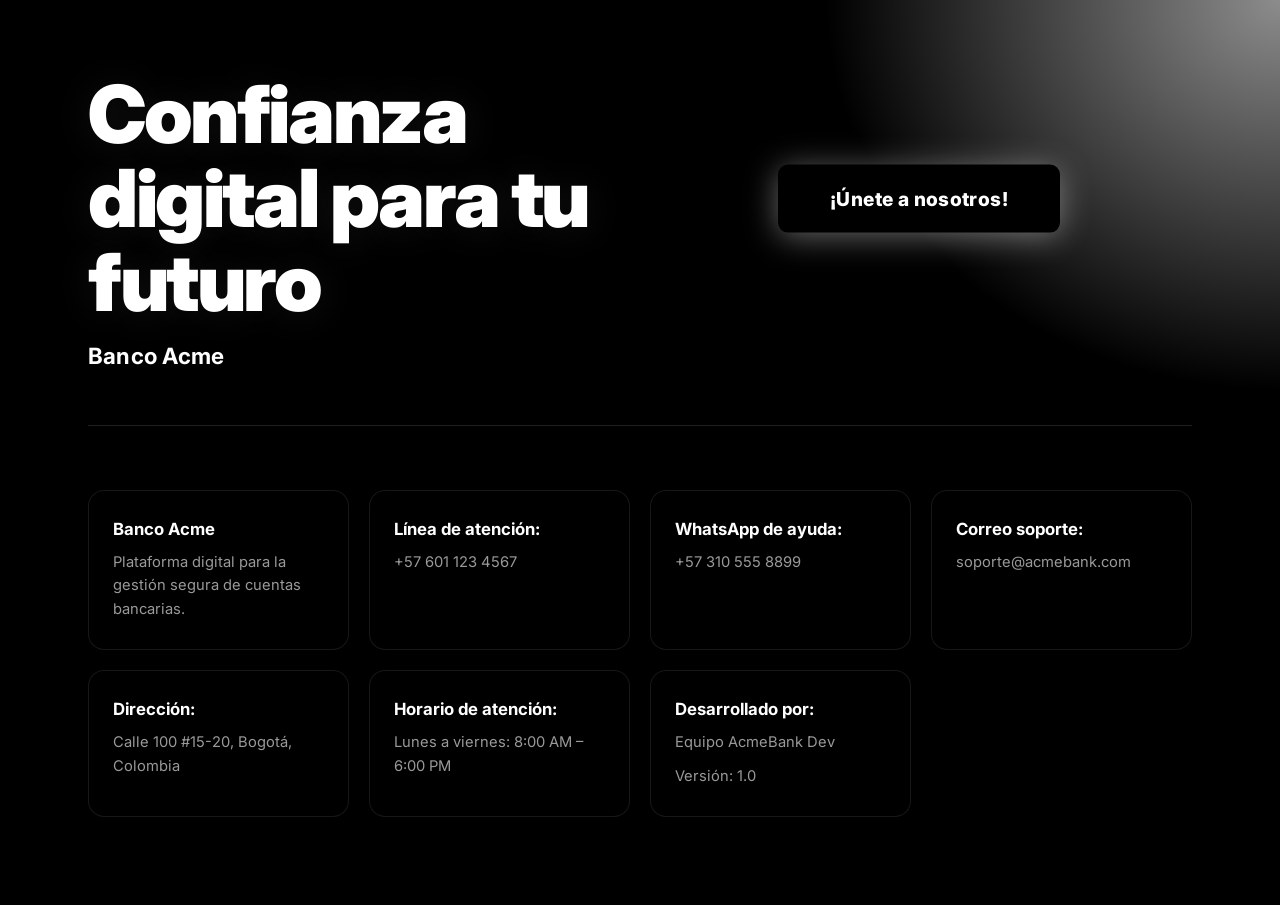
<file: index.html>
<!DOCTYPE html>
<html lang="es">
<head>
    <meta charset="UTF-8">
    <meta name="viewport" content="width=device-width, initial-scale=1.0">
    <title>Banco Acme</title>
    <link rel="icon" type="image/png" href="assets/favicon-sin-fondo.png">
    <link rel="stylesheet" href="style/style.css">
</head>

<body>
    <div id="todo-index">

        <div id="zona-slogan">
            <h3 id="titulo-slogan">Confianza digital para tu futuro</h3>
            <h1 id="nombre-index">Banco Acme</h1>
        </div>

        <a href="html/formulario-de-acceso.html" id="a-boton-index">
            <button id="boton-index">¡Únete a nosotros!</button>
        </a>

        <hr id="linea-separadora">

        <div id="especificaciones-index">

            <div class="tarjeta">
                <h4 id="h4-1-index">Banco Acme</h4>
                <p id="texto-especificaciones-index-1">Plataforma digital para la gestión segura de cuentas bancarias.</p>
            </div>

            <div class="tarjeta">
                <h4 id="h4-2-index">Línea de atención:</h4>
                <p id="texto-especificaciones-index-2">+57 601 123 4567</p>
            </div>

            <div class="tarjeta">
                <h4 id="h4-3-index">WhatsApp de ayuda:</h4>
                <p id="texto-especificaciones-index-3">+57 310 555 8899</p>
            </div>

            <div class="tarjeta">
                <h4 id="h4-4-index">Correo soporte:</h4>
                <p id="texto-especificaciones-index-4">soporte@acmebank.com</p>
            </div>

            <div class="tarjeta">
                <h4 id="h4-5-index">Dirección:</h4>
                <p id="texto-especificaciones-index-5">Calle 100 #15-20, Bogotá, Colombia</p>
            </div>

            <div class="tarjeta">
                <h4 id="h4-6-index">Horario de atención:</h4>
                <p id="texto-especificaciones-index-6">Lunes a viernes: 8:00 AM – 6:00 PM</p>
            </div>

            <div class="tarjeta">
                <h4 id="h4-7-index">Desarrollado por:</h4>
                <p id="texto-especificaciones-index-7">Equipo AcmeBank Dev</p>
                <p id="texto-especificaciones-index-8">Versión: 1.0</p>
            </div>

        </div>
    </div>
</body>
</html>
</file>
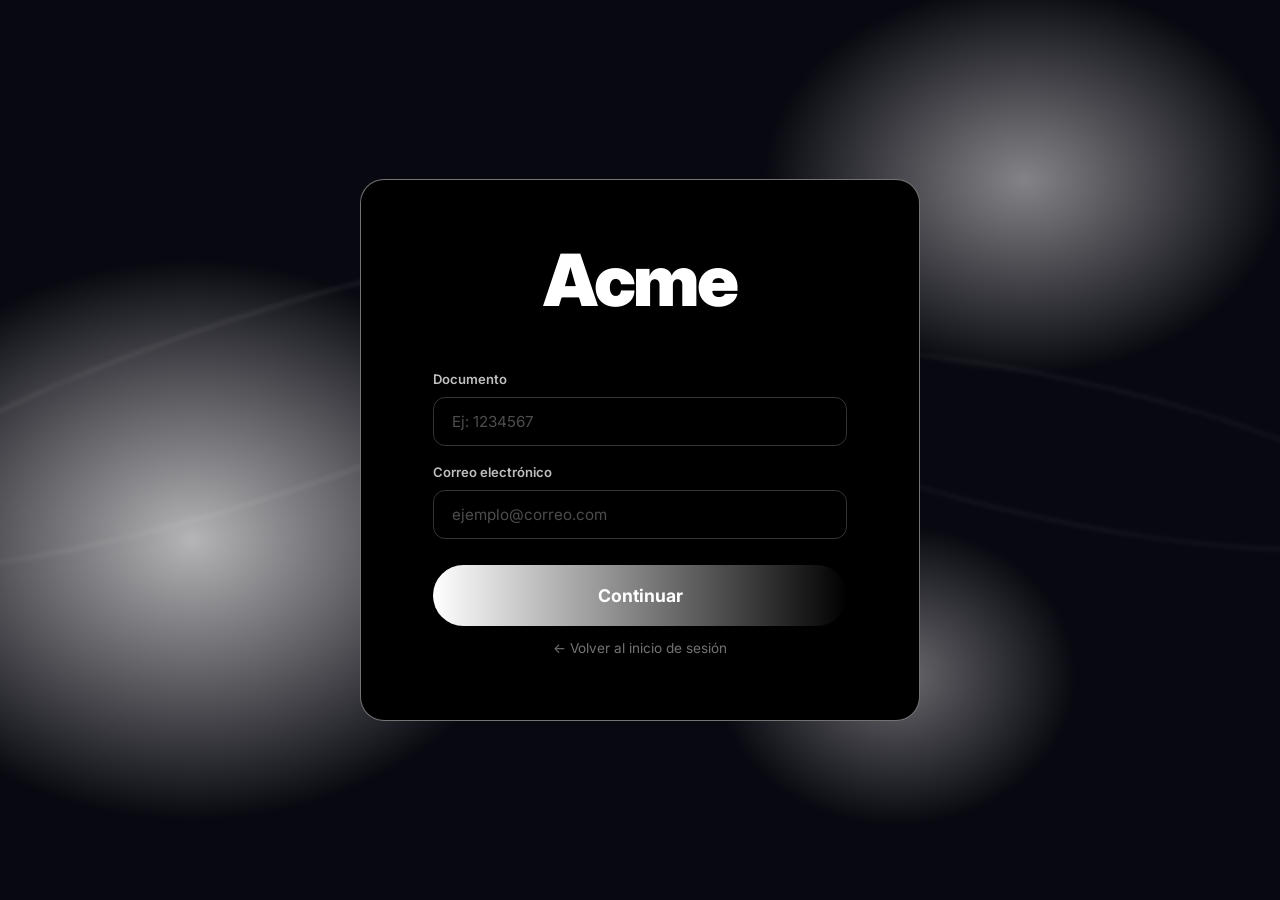
<file: html/contra_olvidada.html>
<!--Lo necesario para que el HTML funcione-->
<!DOCTYPE html>
<html lang="es">

<head>
    <meta charset="UTF-8">
    <meta name="viewport" content="width=device-width, initial-scale=1.0">
    <title>Recuperar contraseña</title>

    <!--Link necesario para que aparezca el favicon (detalles de fina coqueteria)-->
    <!--el favicon se encuentra en la carpeta "assets"-->
    <link rel="icon" type="image/png" href="../assets/favicon-sin-fondo.png">

    <!--Link para conectar el CSS con el HTML (Los CSS tienen los nombres de los html + style + el .css)-->
    <link rel="stylesheet" href="../style/contraseña-olvidada-style.css">

    <!--Link entre el HTML y el JS junto con el defer(descarga el archivo JavaScript mientras arma la página, pero solo lo ejecuta cuando la página ya está lista)-->
    <script src="../scripts/contra_olvidada.js" defer></script>
</head>

<body>

    <!--Div que contiene todo para poder modificar las cosasmas facilmente-->
    <div id="todo-recuperar">

        <!--h1 con el nombre de la empresa con el ID asignado de "titulo-recuperar"-->
        <h1 id="titulo-recuperar">Acme</h1>


        <!--form con el ID asignado de "form-recuperar"-->
        <form id="form-recuperar">


            <!--label para la cedula del apartado de recuperar con el ID asignado de "label-cedula-recuperar"-->
            <label for="cedula-recuperar" id="label-cedula-recuperar">Documento</label>

            <!--input para poner esa cedula del tipo number con el ID asignado de "cedula-recuperar" del tipo required-->
            <input type="number" id="cedula-recuperar" placeholder="Ej: 1234567" required>


            <!--label para recuperar el correo con la ID asignada de "label-correo-recuperar"-->
            <label for="correo-recuperar" id="label-correo-recuperar">Correo electrónico</label>

            <!--input para poner el correo de recuperacion con el ID asignado de "correo-recuperar" del tipo required-->
            <input type="email" id="correo-recuperar" placeholder="ejemplo@correo.com" required>


            <!--boton para subir todo-->
            <button type="submit" id="boton-recuperar">Continuar</button>

            <!--p para poner el mensaje de error con el ID asignado de "mensaje-error-recuperar"-->
            <p id="mensaje-error-recuperar"></p>


            <!--a para volver al login con el ID asignado de "volver-recuperar"-->
            <a href="login.html" id="volver-recuperar">← Volver al inicio de sesión</a>

        </form>
    </div>
</body>
</html>
</file>
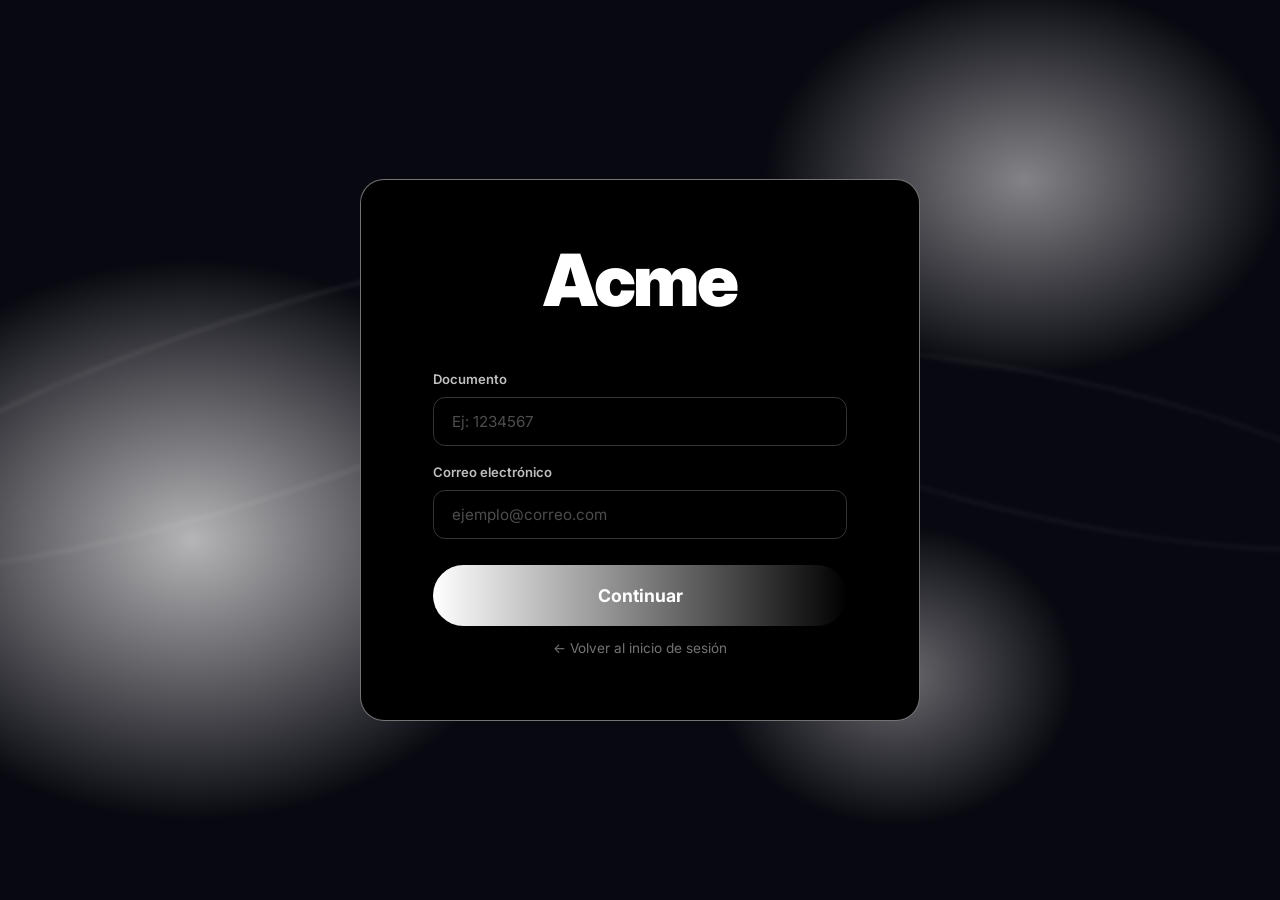
<file: html/contraseña_olvidada2.html>
<!--Lo necesario para que el HTML funcione-->
<!DOCTYPE html>
<html lang="es">

<head>
    <meta charset="UTF-8">
    <meta name="viewport" content="width=device-width, initial-scale=1.0">
    <title>Nueva contraseña</title>

    <!--Link necesario para que aparezca el favicon (detalles de fina coqueteria)-->
    <!--el favicon se encuentra en la carpeta "assets"-->
    <link rel="icon" type="image/png" href="../assets/favicon-sin-fondo.png">

    <!--Link para conectar el CSS con el HTML (Los CSS tienen los nombres de los html + style + el .css)-->
    <link rel="stylesheet" href="../style/contraseña-olvidada2-style.css">

    <!--Link entre el HTML y el JS junto con el defer(descarga el archivo JavaScript mientras arma la página, pero solo lo ejecuta cuando la página ya está lista)-->
    <script src="../scripts/contraseña_olvidada2.js" defer></script>
</head>

<body>

    <!--Div que contiene todo para poder modificar las cosasmas facilmente con el ID asignado de "todo-recuperar"-->
    <div id="todo-recuperar">

        <!--h1 con el nombre de la empresa con el ID asignado de "titulo-recuperar"-->
        <h1 id="titulo-recuperar">Acme</h1>


        <!--form para poner la contraseña nueva con el ID asignado de "form-nueva-contrasena"-->
        <form id="form-nueva-contrasena">


            <!--label para la contraseña nueva con el ID asignado de "label-nueva-contrasena"-->
            <label for="contrasena-nueva" id="label-nueva-contrasena">Contraseña nueva</label>

            <!--input del tipo contraseña con el id asignado de "contraseña-nueva" del tipo required-->
            <input type="password" id="contrasena-nueva" placeholder="Mínimo 6 caracteres" required>


            <!--label para confirmar la contraseña con el ID asignado de "label-confirmar-contrasena"-->
            <label for="contrasena-confirmar" id="label-confirmar-contrasena">Confirmar contraseña</label>

            <!--input del tipo contraseña con el DI asignado de "contrasena-confirmar" del tipo required-->
            <input type="password" id="contrasena-confirmar" placeholder="Repite tu contraseña" required>


            <!--boton para sabir todo con el ID asignado de "boton-recuperar"-->
            <button type="submit" id="boton-recuperar">Guardar contraseña</button>

            <!--apartado por si los datos estan incorrectos con el ID asignado de "mensaje-error-recuperar"-->
            <p id="mensaje-error-recuperar"></p>

            <!--a para volver al login con el ID asignado de "volver-recuperar"-->
            <a href="login.html" id="volver-recuperar">← Volver al inicio de sesión</a>
        </form>
    </div>
</body>
</html>
</file>
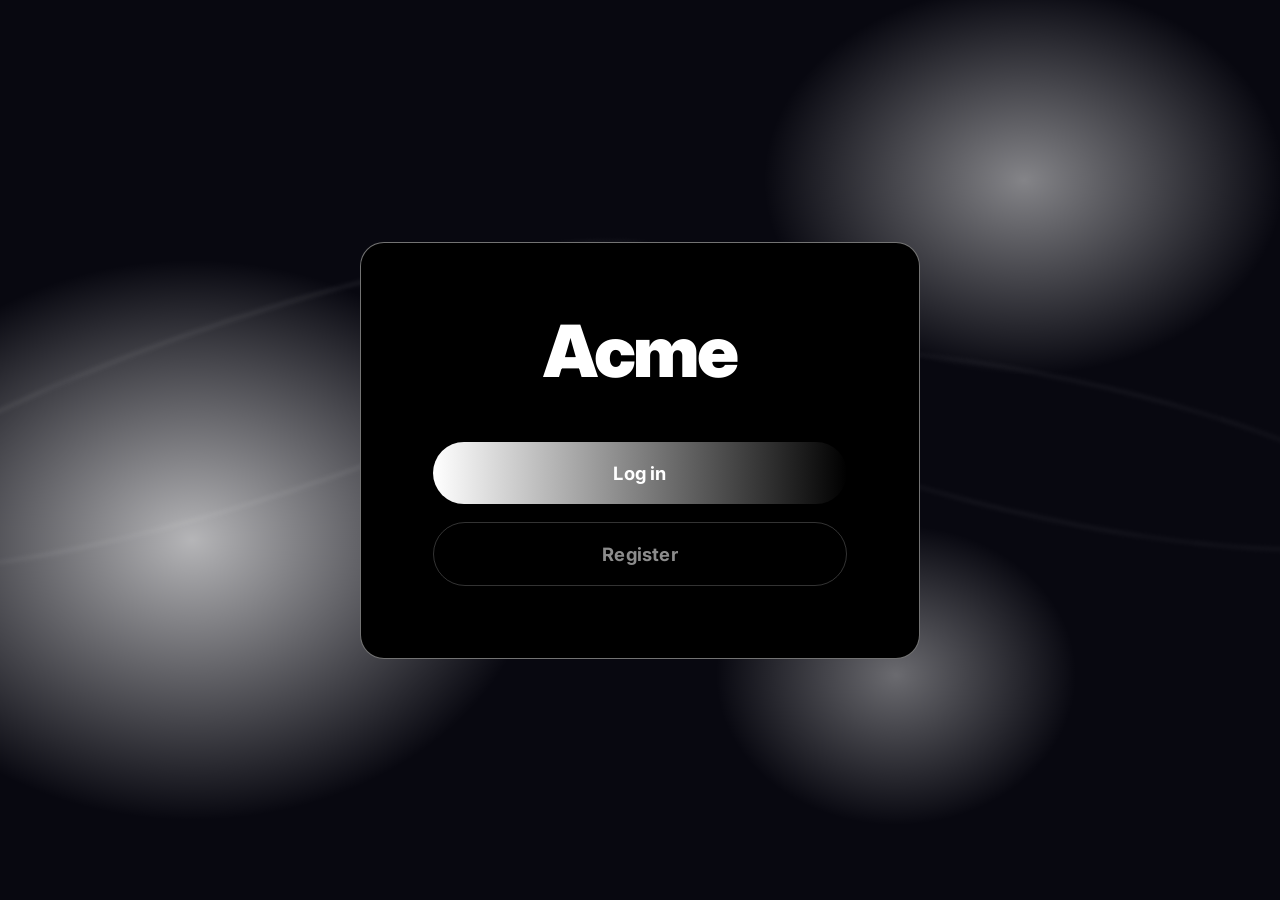
<file: html/dashboard.html>
<!--Lo necesario para que el HTML funcione-->
<!DOCTYPE html>
<html lang="es">

<head>
    <meta charset="UTF-8">
    <meta name="viewport" content="width=device-width, initial-scale=1.0">
    <title>Banco Acme</title>

    <!--Link necesario para que aparezca el favicon (detalles de fina coqueteria)-->
    <!--el favicon se encuentra en la carpeta "assets"-->
    <link rel="icon" type="image/png" href="../assets/favicon-sin-fondo.png">

    <!--Link para conectar el CSS con el HTML (Los CSS tienen los nombres de los html + style + el .css)-->
    <link rel="stylesheet" href="../style/dashboard.css">

    <!--Link entre el HTML y el JS junto con el defer(descarga el archivo JavaScript mientras arma la página, pero solo lo ejecuta cuando la página ya está lista)-->
    <script src="../scripts/dashboard.js" defer></script>
</head>


<body>
    <div id="fondo-dashboard">
    <div id="dashboard">

        <div id="panel-izquierdo">
            <h1 id="titulo-dashboard">Acme</h1>

            <nav id="nav-dashboard">
                <button class="boton-menu" id="btn-resumen">
                    <span class="icono-menu">▦</span>
                    Resumen de transacciones
                </button>
                <button class="boton-menu" id="btn-consignar">
                    <span class="icono-menu">◎</span>
                    Consignación electrónica
                </button>
                <button class="boton-menu" id="btn-retirar">
                    <span class="icono-menu">▣</span>
                    Retiro de dinero
                </button>
                <button class="boton-menu" id="btn-servicios">
                    <span class="icono-menu">☁</span>
                    Pago de servicios públicos
                </button>
                <button class="boton-menu" id="btn-certificado">
                    <span class="icono-menu">❑</span>
                    Certificado bancario
                </button>
            </nav>

            <div id="zona-cerrar-sesion">
                <a href="#" id="a-cerrar-sesion">
                    <button class="boton-menu" id="btn-cerrar-sesion">
                        <span class="icono-menu">⇥</span>
                        Cerrar sesión
                    </button>
                </a>
            </div>
        </div>

        <div id="panel-derecho">

            
            <div class="seccion" id="resumenCuenta">
                <div id="tarjeta-resumen">
                    <div id="fila-numero-cuenta">
                        <p class="label-resumen">Número de cuenta</p>
                        <p class="valor-resumen" id="valor-numero-cuenta">—</p>
                    </div>
                    <div id="fila-datos-resumen">
                        <div class="columna-resumen">
                            <p class="label-resumen">Saldo actual</p>
                            <p class="valor-resumen" id="valor-saldo">—</p>
                        </div>
                        <div class="columna-resumen">
                            <p class="label-resumen">Estado</p>
                            <p class="valor-resumen" id="valor-estado">—</p>
                        </div>
                        <div class="columna-resumen">
                            <p class="label-resumen">Fecha de creación</p>
                            <p class="valor-resumen" id="valor-fecha-creacion">—</p>
                        </div>
                    </div>
                </div>
            </div>

            
            <div class="seccion" id="transacciones">
                <h2 class="titulo-seccion">Últimas Transacciones</h2>
                <div id="contenedor-tabla">
                    <table id="tabla-transacciones">
                        <thead>
                            <tr>
                                <th>Fecha</th>
                                <th>Referencia</th>
                                <th>Tipo</th>
                                <th>Descripción</th>
                                <th>Valor</th>
                            </tr>
                        </thead>
                        <tbody id="cuerpo-transacciones"></tbody>
                    </table>
                </div>
                <button class="boton-accion" id="btn-imprimir-transacciones">Imprimir</button>
            </div>

            
            <div class="seccion" id="consignar">
                <h2 class="titulo-seccion">Consignación electrónica</h2>
                <div class="tarjeta-dato">
                    <p class="label-dato">Número de cuenta</p>
                    <p class="valor-dato" id="valor-cuenta-consignar">—</p>
                </div>
                <div class="tarjeta-dato">
                    <p class="label-dato">Nombre</p>
                    <p class="valor-dato" id="valor-nombre-consignar">—</p>
                </div>
                <label class="label-campo" for="monto-consignar">Monto</label>
                <input class="campo-input" type="number" id="monto-consignar" placeholder="Ej: 50000" min="0">
                <button class="boton-accion" id="btn-hacer-consignar">Consignar</button>

                
                <div class="resumen-transaccion" id="resumen-consignar">
                    <h3 class="titulo-resumen-transaccion">Resumen de la consignación</h3>
                    <div class="fila-resumen-transaccion">
                        <p class="label-dato">Fecha</p>
                        <p class="valor-dato" id="res-fecha-consignar">—</p>
                    </div>
                    <div class="fila-resumen-transaccion">
                        <p class="label-dato">Referencia</p>
                        <p class="valor-dato" id="res-referencia-consignar">—</p>
                    </div>
                    <div class="fila-resumen-transaccion">
                        <p class="label-dato">Tipo</p>
                        <p class="valor-dato" id="res-tipo-consignar">—</p>
                    </div>
                    <div class="fila-resumen-transaccion">
                        <p class="label-dato">Descripción</p>
                        <p class="valor-dato" id="res-descripcion-consignar">—</p>
                    </div>
                    <div class="fila-resumen-transaccion">
                        <p class="label-dato">Valor</p>
                        <p class="valor-dato" id="res-valor-consignar">—</p>
                    </div>
                    <button class="boton-accion" id="btn-imprimir-consignar">Imprimir</button>
                </div>
            </div>

            
            <div class="seccion" id="retirar">
                <h2 class="titulo-seccion">Retiro de dinero</h2>
                <div class="tarjeta-dato">
                    <p class="label-dato">Número de cuenta</p>
                    <p class="valor-dato" id="valor-cuenta-retirar">—</p>
                </div>
                <div class="tarjeta-dato">
                    <p class="label-dato">Nombre</p>
                    <p class="valor-dato" id="valor-nombre-retirar">—</p>
                </div>
                <label class="label-campo" for="monto-retirar">Monto</label>
                <input class="campo-input" type="number" id="monto-retirar" placeholder="Ej: 20000" min="0">
                <button class="boton-accion" id="btn-hacer-retirar">Retirar</button>

                
                <div class="resumen-transaccion" id="resumen-retirar">
                    <h3 class="titulo-resumen-transaccion">Resumen del retiro</h3>
                    <div class="fila-resumen-transaccion">
                        <p class="label-dato">Fecha</p>
                        <p class="valor-dato" id="res-fecha-retirar">—</p>
                    </div>
                    <div class="fila-resumen-transaccion">
                        <p class="label-dato">Referencia</p>
                        <p class="valor-dato" id="res-referencia-retirar">—</p>
                    </div>
                    <div class="fila-resumen-transaccion">
                        <p class="label-dato">Tipo</p>
                        <p class="valor-dato" id="res-tipo-retirar">—</p>
                    </div>
                    <div class="fila-resumen-transaccion">
                        <p class="label-dato">Descripción</p>
                        <p class="valor-dato" id="res-descripcion-retirar">—</p>
                    </div>
                    <div class="fila-resumen-transaccion">
                        <p class="label-dato">Valor</p>
                        <p class="valor-dato" id="res-valor-retirar">—</p>
                    </div>
                    <button class="boton-accion" id="btn-imprimir-retirar">Imprimir</button>
                </div>
            </div>

            
            <div class="seccion" id="servicio">
                <h2 class="titulo-seccion">Pago de servicios públicos</h2>
                <div class="tarjeta-dato">
                    <p class="label-dato">Número de cuenta</p>
                    <p class="valor-dato" id="valor-cuenta-servicio">—</p>
                </div>
                <div class="tarjeta-dato">
                    <p class="label-dato">Nombre</p>
                    <p class="valor-dato" id="valor-nombre-servicio">—</p>
                </div>
                <label class="label-campo" for="tipo-servicio">Servicio</label>
                <select class="campo-select" id="tipo-servicio">
                    <option value="">Seleccione un servicio</option>
                    <option value="Energía">Energía</option>
                    <option value="Agua">Agua</option>
                    <option value="Gas natural">Gas natural</option>
                    <option value="Internet">Internet</option>
                </select>
                <label class="label-campo" for="referencia-servicio">Referencia</label>
                <input class="campo-input" type="text" id="referencia-servicio" placeholder="Número de referencia">
                <label class="label-campo" for="valor-servicio">Valor</label>
                <input class="campo-input" type="number" id="valor-servicio" placeholder="Ej: 80000" min="0">
                <button class="boton-accion" id="btn-pagar-servicio">Pagar</button>

                
                <div class="resumen-transaccion" id="resumen-servicio">
                    <h3 class="titulo-resumen-transaccion">Resumen del pago</h3>
                    <div class="fila-resumen-transaccion">
                        <p class="label-dato">Fecha</p>
                        <p class="valor-dato" id="res-fecha-servicio">—</p>
                    </div>
                    <div class="fila-resumen-transaccion">
                        <p class="label-dato">Referencia</p>
                        <p class="valor-dato" id="res-referencia-servicio">—</p>
                    </div>
                    <div class="fila-resumen-transaccion">
                        <p class="label-dato">Tipo</p>
                        <p class="valor-dato" id="res-tipo-servicio">—</p>
                    </div>
                    <div class="fila-resumen-transaccion">
                        <p class="label-dato">Descripción</p>
                        <p class="valor-dato" id="res-descripcion-servicio">—</p>
                    </div>
                    <div class="fila-resumen-transaccion">
                        <p class="label-dato">Valor</p>
                        <p class="valor-dato" id="res-valor-servicio">—</p>
                    </div>
                    <button class="boton-accion" id="btn-imprimir-servicio">Imprimir</button>
                </div>
            </div>

            
            <div class="seccion" id="certificado">
                <div id="contenido-certificado">
                    <div id="cabecera-certificado">
                        <h1 id="titulo-cert">Banco Acme</h1>
                        <p id="subtitulo-cert">CERTIFICADO BANCARIO</p>
                    </div>

                    <div id="cuerpo-certificado">
                        <p class="texto-cert">El Banco Acme certifica que el/la señor(a):</p>
                        <p class="valor-cert-grande" id="cert-nombre-usuario">—</p>

                        <p class="texto-cert">identificado(a) con documento número:</p>
                        <p class="valor-cert-grande" id="cert-cedula-usuario">—</p>

                        <p class="texto-cert">
                            es titular de una cuenta bancaria activa en nuestra institución,
                            con número de cuenta:
                        </p>
                        <p class="valor-cert-grande" id="cert-numero-cuenta">—</p>

                        <p class="texto-cert">
                            La cuenta fue creada el día:
                        </p>
                        <p class="valor-cert-grande" id="cert-fecha-creacion">—</p>

                        <p class="texto-cert">
                            Este certificado se expide a solicitud del interesado y tiene validez
                            como documento oficial de Banco Acme.
                        </p>
                    </div>

                    <div id="pie-certificado">
                        <p id="cert-fecha-expedicion">Fecha de expedición: —</p>
                        <p id="cert-firma">Banco Acme S.A.</p>
                    </div>
                </div>

                <button class="boton-accion" id="btn-imprimir-certificado">Imprimir certificado</button>
            </div>

        </div>
    </div>
    </div>
</body>
</html>
</file>
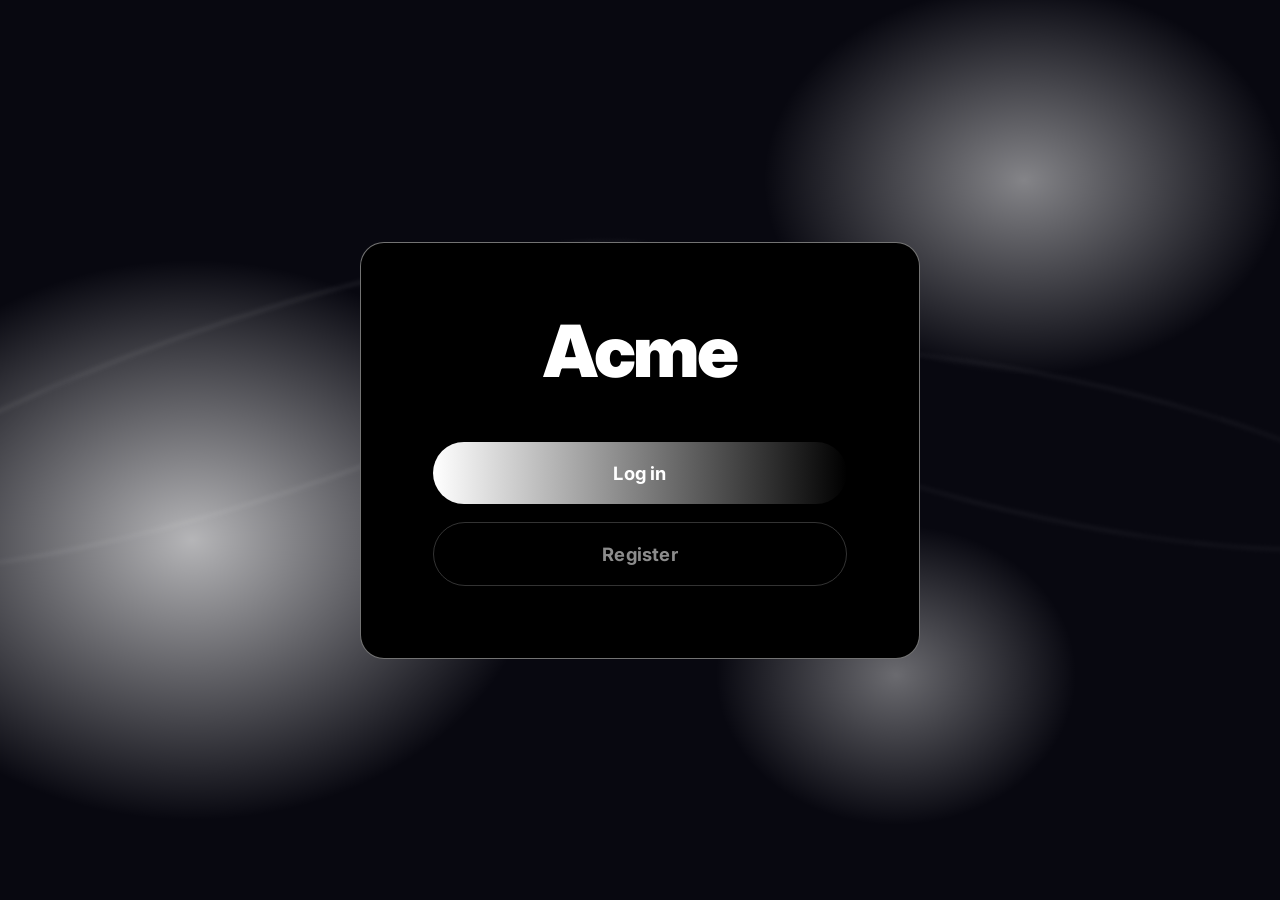
<file: html/formulario-de-acceso.html>
<!--Lo necesario para que el HTML funcione-->
<!DOCTYPE html>
<html lang="es">

<head>
    <meta charset="UTF-8">
    <meta name="viewport" content="width=device-width, initial-scale=1.0">
    <title>Log in</title>
    
    <!--Link necesario para que aparezca el favicon (detalles de fina coqueteria)-->
    <!--el favicon se encuentra en la carpeta "assets"-->
    <link rel="icon" type="image/png" href="../assets/favicon-sin-fondo.png">

    <!--Link para conectar el CSS con el HTML (Los CSS tienen los nombres de los html + style + el .css)-->
    <link rel="stylesheet" href="../style/login-style.css">
</head>

<body>

    <!--Div que contiene todo para poder modificar las cosasmas facilmente con el ID asignado de "todo-login"-->
    <div id="todo-login">

        <!--h1 con el nombre de la empresa con el ID asignado de "titulo-login"-->
        <h1 id="titulo-login">Acme</h1>


        <!--div que contiene los botones con el ID asignado de "botones-login"-->
        <div id="botones-login">

            <!--a que lleva al login.html con el ID asignado de "a1-login"-->
            <a href="login.html" id="a1-login">

            <!--boton que lleva al login.html con el ID asignado de "boton-login"-->
            <button id="boton-login">Log in</button>
            </a>


            <!--a que lleva a la fase 1 del register con el ID asignado de "a2-login"-->
            <a href="Register/Register_fase1.html" id="a2-login">

            <!--boton para ir al register fase 1 con el ID asignado de "boton-register/login"-->   
            <button id="boton-register/login">Register</button>
            </a>
        </div>
    </div>
</body>
</html>
</file>
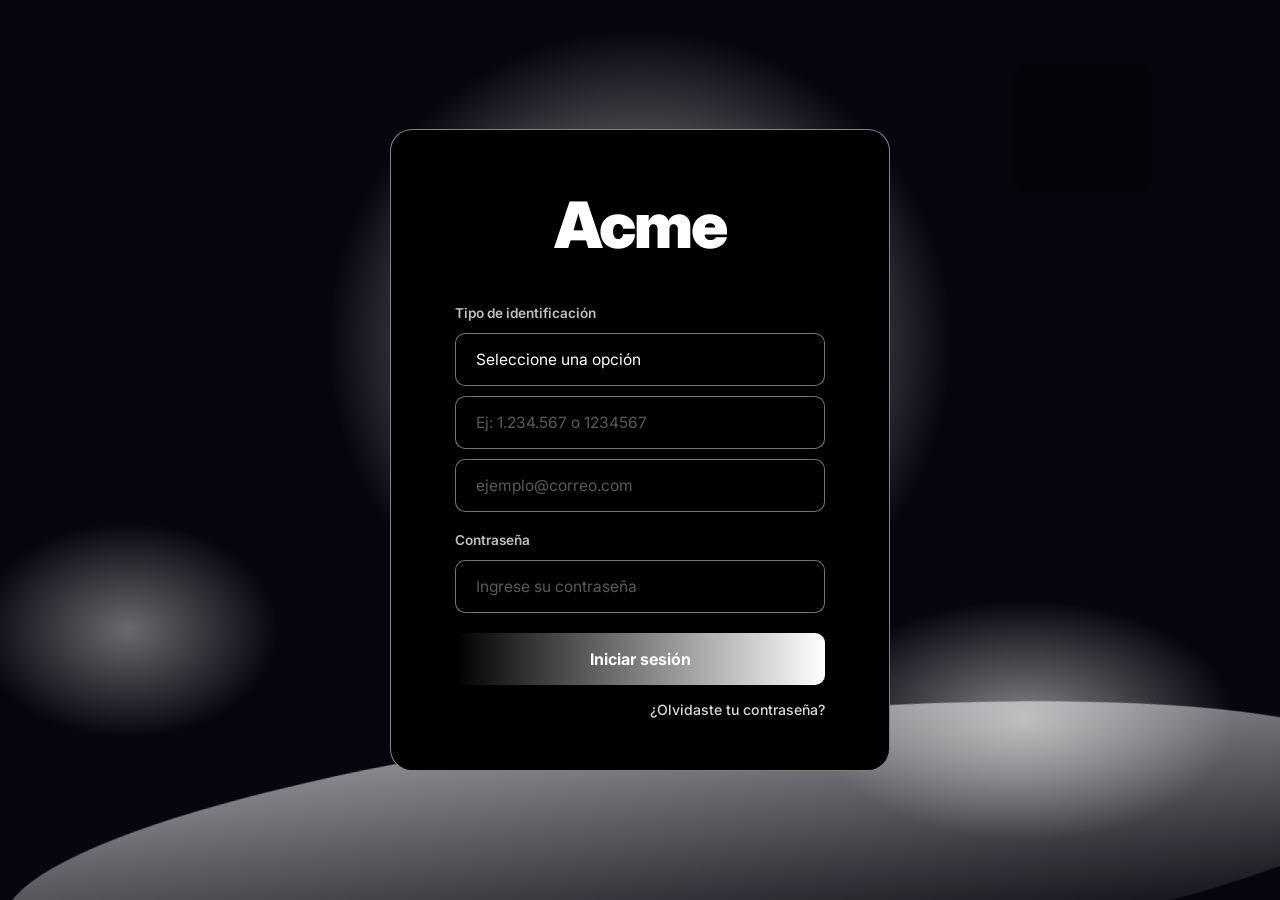
<file: html/login.html>
<!--Lo necesario para que el HTML funcione-->
<!DOCTYPE html>
<html lang="es">

<head>
    <meta charset="UTF-8">
    <meta name="viewport" content="width=device-width, initial-scale=1.0">
    <title>Log in</title>

    <!--Link necesario para que aparezca el favicon (detalles de fina coqueteria)-->
    <!--el favicon se encuentra en la carpeta "assets"-->
    <link rel="icon" type="image/png" href="../assets/favicon-sin-fondo.png">

    <!--Link para conectar el CSS con el HTML (Los CSS tienen los nombres de los html + style + el .css)-->
    <link rel="stylesheet" href="../style/loginR-style.css">

    <!--Link entre el HTML y el JS junto con el defer(descarga el archivo JavaScript mientras arma la página, pero solo lo ejecuta cuando la página ya está lista)-->
    <script src="../scripts/script-login.js" defer></script>
</head>

<body>

    <!--Div que contiene todo para poder modificar las cosasmas facilmente con el ID asignado de "todo-loginR" (loginR era el antiguo nombre de este archivo)-->
    <div id="todo-loginR">

        <!--h1 con el nombre de la empresa con el ID asignado de "titulo-logionR"-->
        <h1 id="titulo-loginR">Acme</h1>

        <!--form con el ID asignado de "form-loginR"-->
        <form id="form-loginR">

            <!--label para el tipo de documento con el ID asignado de "label-loginR"-->
            <label for="tipoDoc" id="label-loginR">Tipo de identificación</label>


            <!--seleccion multiple para el tipo de documento del tipo requires-->
            <select id="seleccion-loginR" name="tipoDoc" required>
                <option value="" id="valor1-loginR">Seleccione una opción</option>

                <!--opcion con el CC (Cedula ciudadana) con el ID asignado de "valor2-loginR"-->
                <option value="CC" id="valor2-loginR">Cédula de ciudadanía</option>

                <!--opcion para la TI (tarjeta de identidad) con el ID asignado de "valor3-loginR"-->
                <option value="TI" id="valor3-loginR">Tarjeta de identidad</option>
            </select>


            <!--label para el documento con el ID asignado de "documento-loginR"-->
            <label for="Document" id="documento-loginR">Documento</label>

            <!--input para ingresar esos datos del tipo numero con el ID asignado de "cedula-loginR" del tipo required-->
            <input type="number" id="cedula-loginR" name="cedula" placeholder="Ej: 1.234.567 o 1234567" pattern="[0-9.]+"  title="Solo números y puntos" minlength="6" maxlength="12"  required>


            <!--label para el correo con el ID asignado de "correo-text-loginR"-->
            <label for="correo" id="correo-text-loginR">Correo electrónico</label>

            <!--input para el correo del tipo email con el ID asignado de "correo-loginR" del tipo required-->
            <input type="email" id="correo-loginR" name="correo" placeholder="ejemplo@correo.com" required>


            <!--label para la contraseña con el ID asignado de "password-loginR"-->
            <label for="Password" id="password-loginR">Contraseña</label>

            <!--input del tipo password con el ID asignado de "contraseña-loginR"-->
            <input type="password" id="contraseña-loginR" required placeholder="Ingrese su contraseña">

            
            <!--boton para subir todo lo registrado con el ID asignado de "boton-submit-loginR"-->
            <button type="submit" id="boton-submit-loginR">Iniciar sesión</button>


            <!--p con el ID asignado de "mensaje-error-loginR"-->
            <p id="mensaje-error-loginR"></p>
               
            <!--a con el link para el apartado de "olvidaste tu contraseña" con el ID asignado de "hipervinculo-loginR"-->
            <a href="contra_olvidada.html" id="hipervinculo-loginR">¿Olvidaste tu contraseña?</a>
        </form>
    </div>    
</body>
</html>
</file>
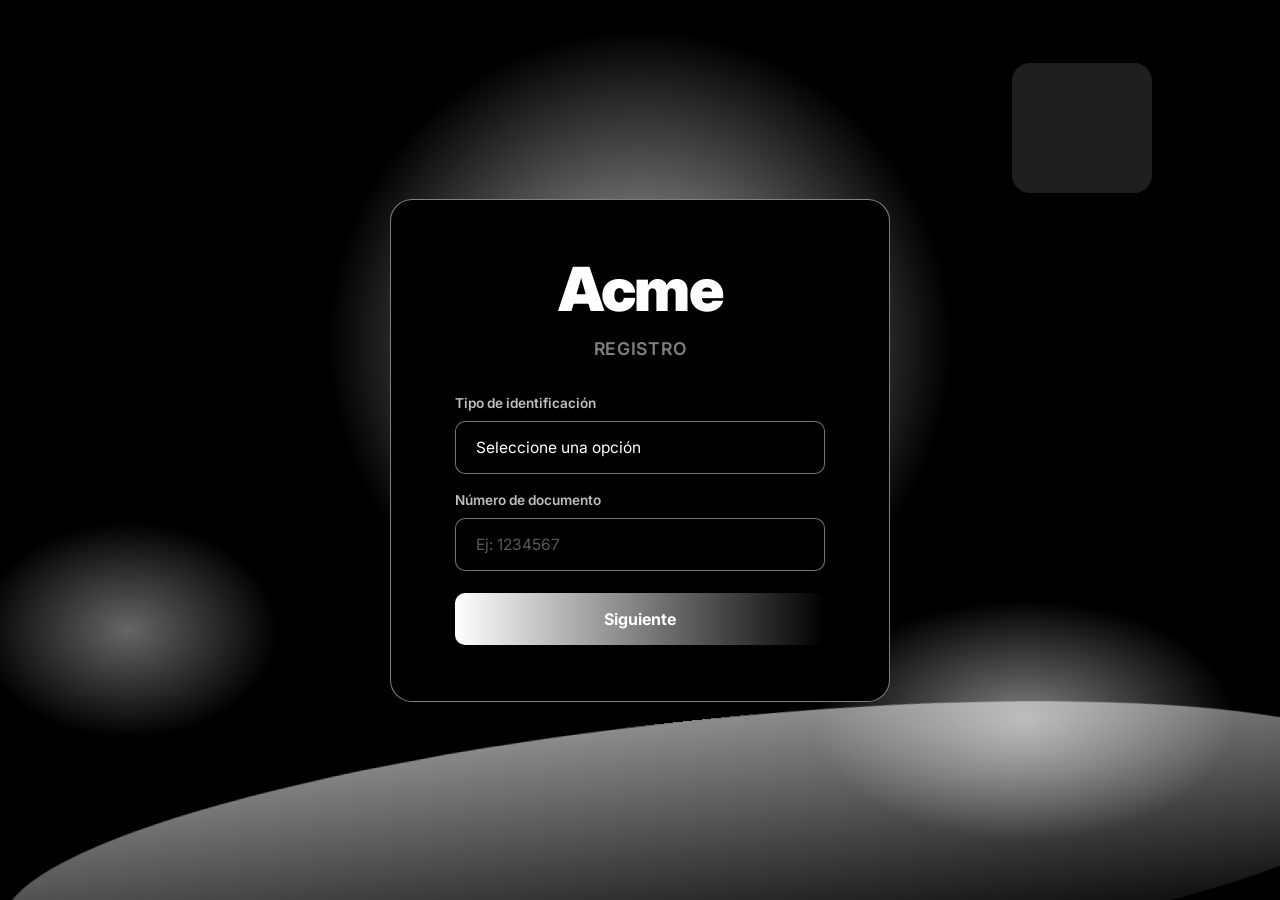
<file: html/Register/Register_fase1.html>
<!--Lo necesario para que el HTML funcione-->
<!DOCTYPE html>
<html lang="es">

<head>
    <meta charset="UTF-8">
    <meta name="viewport" content="width=device-width, initial-scale=1.0">
    <title>Registro</title>

    <!--Link necesario para que aparezca el favicon (detalles de fina coqueteria)-->
    <!--el favicon se encuentra en la carpeta "assets"-->
    <link rel="icon" type="image/png" href="../../assets/favicon-sin-fondo.png">

    <!--Link para conectar el CSS con el HTML (Los CSS tienen los nombres de los html + style + el .css)-->
    <link rel="stylesheet" href="../../style/registro-style.css">

    <!--Link entre el HTML y el JS junto con el defer(descarga el archivo JavaScript mientras arma la página, pero solo lo ejecuta cuando la página ya está lista)-->
    <script src="../../scripts/registro.js" defer></script>
</head>

<body>

    <!--Div que contiene todo para poder modificar las cosasmas facilmente identificado con el id "todo-registro"-->
    <div id="todo-registro">
        
        <!--h1 que contiene el nombre del banco (Acme) con el ID de "titulo-registro"-->
        <h1 id="titulo-registro">Acme</h1>

        <!--h2 que contiene el subtitulo "Registro" como forma decorativa con el ID de "subtitulo-registro"-->
        <h2 id="subtitulo-registro">Registro</h2>
 

        <!--form (formulario) con el ID de "form-registro"-->
        <form id="form-registro">
 

            <!--Label (Se usa para dar etiquetas a los diferentes apartados del forms) junto con su ID llamada "label-tipo-registro"-->
            <label for="tipoDoc" id="label-tipo-registro">Tipo de identificación</label>

            <!--select (se usa para poner una lista de selecciones) con su ID "seleccion-registro" que es de tipo "required" (requerido/obligatorio)-->
            <select id="seleccion-registro" name="tipoDoc" required>
                
                <option value="">Seleccione una opción</option>
                <!--Opcion con el valor CC (Cedula Ciudadana)-->
                <option value="CC">Cédula de ciudadanía</option>

                <!--Opcion donde aparece TI (Tarjeta de identidad)-->
                <option value="TI">Tarjeta de identidad</option>
            </select>
 
            <!--Label para la cedula con el ID asignado de "laabel-documento-registro"-->
            <label for="cedula" id="label-documento-registro">Número de documento</label>

            <!--Input (Ingresar datos) con el ID asignado de "cedula-registro" de nombre "cedula" con caracteres minimos de 6 y maximo 12 y del tipo "number" (solo ingresa numeros)-->
            <input type="number" id="cedula-registro" name="cedula" placeholder="Ej: 1234567" minlength="6" maxlength="12" required>
            
            <!--Boton para subir lo hecho en el formulario con el ID asignado de "boton-siguiente-registro"-->
            <button type="submit" id="boton-siguiente-registro">Siguiente</button>
        </form>
    </div> 
    
</body>
</html>
</file>
<file: style/style.css>
@import url('https://fonts.googleapis.com/css2?family=Inter:wght@400;600;700;800;900&display=swap');

* {
    margin: 0;
    padding: 0;
    box-sizing: border-box;
}

body {
    font-family: 'Inter', sans-serif;
    background-color: #000000;
    color: #ffffff;
    min-height: 100vh;
}


#todo-index {
    min-height: 100vh;
    background-color: #000000;
    background-image:
        radial-gradient(ellipse 700px 600px at 100% 0%, rgba(255, 255, 255, 0.55) 0%, transparent 65%),
        radial-gradient(ellipse 400px 400px at 95% 5%, rgba(0, 0, 0, 0.35) 0%, transparent 55%),
        radial-gradient(ellipse 250px 250px at 90% 2%, rgba(0, 0, 0, 0.514) 0%, transparent 50%);
    padding: 72px 88px 88px 88px;
    position: relative;
}


#zona-slogan {
    max-width: 600px;
}


#titulo-slogan {
    font-size: clamp(3rem, 7vw, 5rem);
    font-weight: 900;
    line-height: 1.05;
    color: #ffffff;
    letter-spacing: -0.03em;
    margin-bottom: 18px;
    text-shadow: 0 2px 40px rgba(255, 255, 255, 0.08);
}

#nombre-index {
    font-size: 1.4rem;
    font-weight: 700;
    color: #ffffff;
    letter-spacing: 0.01em;
    margin-bottom: 0;
}


#a-boton-index {
    text-decoration: none;
    position: absolute;
    top: 0;
    bottom: 0;
    right: 220px;
    display: flex;
    align-items: center;
    height: fit-content;
    margin: auto 0;
    top: -400px;
    transform: translateY(-80%);
}

#boton-index {
    background-color: #000000;
    color: #ffffff;
    border: none;
    padding: 22px 52px;
    font-size: 1.2rem;
    font-weight: 800;
    font-family: 'Inter', sans-serif;
    border-radius: 10px;
    cursor: pointer;
    letter-spacing: 0.02em;
    transition: background-color 0.2s ease, transform 0.1s ease;
    box-shadow: 0 4px 32px rgba(255, 255, 255, 0.4);
    white-space: nowrap;
}

#boton-index:hover {
    background-color: #161616;
    transform: translateY(-1px);
}

#boton-index:active {
    transform: translateY(0);
}


#linea-separadora {
    border: none;
    border-top: 1px solid rgba(255, 255, 255, 0.12);
    margin: 56px 0 64px 0;
}


#especificaciones-index {
    display: grid;
    grid-template-columns: repeat(4, 1fr);
    gap: 20px;
    width: 100%;
}


.tarjeta {
    background-color: #000000;
    border: 1px solid rgba(255, 255, 255, 0.09);
    border-radius: 16px;
    padding: 28px 24px;
    display: flex;
    flex-direction: column;
    gap: 10px;
}


.tarjeta h4 {
    font-size: 1.05rem;
    font-weight: 700;
    color: #ffffff;
    line-height: 1.3;
}


.tarjeta p {
    font-size: 0.92rem;
    color: rgba(255, 255, 255, 0.6);
    line-height: 1.6;
    margin: 0;
}


@media (max-width: 1000px) {
    #todo-index {
        padding: 52px 40px 72px 40px;
    }

    #a-boton-index {
        top: 52px;
        right: 40px;
    }

    #especificaciones-index {
        grid-template-columns: repeat(2, 1fr);
    }
}


@media (max-width: 600px) {
    #todo-index {
        padding: 40px 24px 60px 24px;
    }

    #titulo-slogan {
        font-size: 2.6rem;
    }

    #nombre-index {
        font-size: 1.2rem;
    }

    #a-boton-index {
        position: static;
        display: block;
        margin-top: 28px;
        margin-bottom: 0;
    }

    #boton-index {
        width: 100%;
    }

    #especificaciones-index {
        grid-template-columns: 1fr;
    }
}
</file>
<file: style/contraseña-olvidada-style.css>
@import url('https://fonts.googleapis.com/css2?family=Inter:wght@400;600;700;800;900&display=swap');

* {
    margin: 0;
    padding: 0;
    box-sizing: border-box;
}

body {
    font-family: 'Inter', sans-serif;
    background-color: #080810;
    color: #ffffff;
    min-height: 100vh;
    display: flex;
    align-items: center;
    justify-content: center;
    overflow: hidden;

    background-image:
        radial-gradient(ellipse 500px 400px at 15% 60%, rgba(255, 255, 255, 0.7) 0%, transparent 70%),
        radial-gradient(ellipse 400px 300px at 80% 20%, rgba(255, 255, 255, 0.5) 0%, transparent 65%),
        radial-gradient(ellipse 300px 250px at 70% 75%, rgba(255, 255, 255, 0.4) 0%, transparent 60%);
}

body::before,
body::after {
    content: '';
    position: fixed;
    border-radius: 50%;
    pointer-events: none;
}

body::before {
    width: 900px;
    height: 180px;
    border: 1.5px solid rgba(255, 255, 255, 0.25);
    top: 35%;
    left: -15%;
    transform: rotate(-18deg);
    filter: blur(2px);
}

body::after {
    width: 700px;
    height: 140px;
    border: 1.5px solid rgba(255, 255, 255, 0.18);
    top: 42%;
    right: -10%;
    transform: rotate(12deg);
    filter: blur(2px);
}


#todo-recuperar {
    background-color: #000000;
    border: 1.5px solid rgba(255, 255, 255, 0.45);
    border-radius: 24px;
    padding: 56px 72px 64px 72px;
    display: flex;
    flex-direction: column;
    align-items: center;
    gap: 40px;
    width: 100%;
    max-width: 560px;
    position: relative;
    z-index: 1;
}


#titulo-recuperar {
    font-size: 4.5rem;
    font-weight: 900;
    color: #ffffff;
    letter-spacing: -0.03em;
    text-align: center;
}


#form-recuperar {
    display: flex;
    flex-direction: column;
    gap: 10px;
    width: 100%;
}

#form-recuperar label {
    font-size: 0.82rem;
    font-weight: 600;
    color: rgba(255, 255, 255, 0.75);
    margin-top: 8px;
}

#form-recuperar input {
    width: 100%;
    padding: 14px 18px;
    background-color: transparent;
    border: 1.5px solid rgba(255, 255, 255, 0.2);
    border-radius: 12px;
    color: #ffffff;
    font-size: 0.95rem;
    font-family: 'Inter', sans-serif;
    outline: none;
    transition: border-color 0.2s ease;
}

#form-recuperar input::placeholder {
    color: rgba(255, 255, 255, 0.3);
}

#form-recuperar input:focus {
    border-color: rgba(255, 255, 255, 0.65);
}


#boton-recuperar {
    margin-top: 16px;
    width: 100%;
    padding: 20px 0;
    font-size: 1.1rem;
    font-weight: 700;
    font-family: 'Inter', sans-serif;
    border: none;
    border-radius: 100px;
    cursor: pointer;
    background: linear-gradient(90deg, #ffffff 0%, #000000 100%);
    color: #ffffff;
    transition: opacity 0.2s ease, transform 0.1s ease;
}

#boton-recuperar:hover {
    opacity: 0.88;
    transform: translateY(-1px);
}


#mensaje-error-recuperar {
    color: red;
    font-size: 0.85rem;
    display: none;
    text-align: center;
}


#volver-recuperar {
    text-align: center;
    color: rgba(255, 255, 255, 0.45);
    font-size: 0.85rem;
    text-decoration: none;
    margin-top: 4px;
    transition: color 0.2s ease;
}

#volver-recuperar:hover {
    color: rgba(255, 255, 255, 0.8);
}


@media (max-width: 600px) {
    #todo-recuperar {
        padding: 40px 28px 52px 28px;
        border-radius: 18px;
        max-width: 90vw;
    }

    #titulo-recuperar {
        font-size: 3.2rem;
    }
}
</file>
<file: style/contraseña-olvidada2-style.css>
@import url('https://fonts.googleapis.com/css2?family=Inter:wght@400;600;700;800;900&display=swap');

* {
    margin: 0;
    padding: 0;
    box-sizing: border-box;
}

body {
    font-family: 'Inter', sans-serif;
    background-color: #080810;
    color: #ffffff;
    min-height: 100vh;
    display: flex;
    align-items: center;
    justify-content: center;
    overflow: hidden;

    background-image:
        radial-gradient(ellipse 500px 400px at 15% 60%, rgba(255, 255, 255, 0.7) 0%, transparent 70%),
        radial-gradient(ellipse 400px 300px at 80% 20%, rgba(255, 255, 255, 0.5) 0%, transparent 65%),
        radial-gradient(ellipse 300px 250px at 70% 75%, rgba(255, 255, 255, 0.4) 0%, transparent 60%);
}

body::before,
body::after {
    content: '';
    position: fixed;
    border-radius: 50%;
    pointer-events: none;
}

body::before {
    width: 900px;
    height: 180px;
    border: 1.5px solid rgba(255, 255, 255, 0.25);
    top: 35%;
    left: -15%;
    transform: rotate(-18deg);
    filter: blur(2px);
}

body::after {
    width: 700px;
    height: 140px;
    border: 1.5px solid rgba(255, 255, 255, 0.18);
    top: 42%;
    right: -10%;
    transform: rotate(12deg);
    filter: blur(2px);
}


#todo-recuperar {
    background-color: #000000;
    border: 1.5px solid rgba(255, 255, 255, 0.45);
    border-radius: 24px;
    padding: 56px 72px 64px 72px;
    display: flex;
    flex-direction: column;
    align-items: center;
    gap: 40px;
    width: 100%;
    max-width: 560px;
    position: relative;
    z-index: 1;
}


#titulo-recuperar {
    font-size: 4.5rem;
    font-weight: 900;
    color: #ffffff;
    letter-spacing: -0.03em;
    text-align: center;
}


#form-nueva-contrasena {
    display: flex;
    flex-direction: column;
    gap: 10px;
    width: 100%;
}

#form-nueva-contrasena label {
    font-size: 0.82rem;
    font-weight: 600;
    color: rgba(255, 255, 255, 0.75);
    margin-top: 8px;
}

#form-nueva-contrasena input {
    width: 100%;
    padding: 14px 18px;
    background-color: transparent;
    border: 1.5px solid rgba(255, 255, 255, 0.2);
    border-radius: 12px;
    color: #ffffff;
    font-size: 0.95rem;
    font-family: 'Inter', sans-serif;
    outline: none;
    transition: border-color 0.2s ease;
}

#form-nueva-contrasena input::placeholder {
    color: rgba(255, 255, 255, 0.3);
}

#form-nueva-contrasena input:focus {
    border-color: rgba(255, 255, 255, 0.65);
}


#boton-recuperar {
    margin-top: 16px;
    width: 100%;
    padding: 20px 0;
    font-size: 1.1rem;
    font-weight: 700;
    font-family: 'Inter', sans-serif;
    border: none;
    border-radius: 100px;
    cursor: pointer;
    background: linear-gradient(90deg, #ffffff 0%, #000000 100%);
    color: #ffffff;
    transition: opacity 0.2s ease, transform 0.1s ease;
}

#boton-recuperar:hover {
    opacity: 0.88;
    transform: translateY(-1px);
}


#mensaje-error-recuperar {
    color: red;
    font-size: 0.85rem;
    display: none;
    text-align: center;
}


#volver-recuperar {
    text-align: center;
    color: rgba(255, 255, 255, 0.45);
    font-size: 0.85rem;
    text-decoration: none;
    margin-top: 4px;
    transition: color 0.2s ease;
}

#volver-recuperar:hover {
    color: rgba(255, 255, 255, 0.8);
}


@media (max-width: 600px) {
    #todo-recuperar {
        padding: 40px 28px 52px 28px;
        border-radius: 18px;
        max-width: 90vw;
    }

    #titulo-recuperar {
        font-size: 3.2rem;
    }
}
</file>
<file: style/dashboard.css>
@import url('https://fonts.googleapis.com/css2?family=Inter:wght@400;600;700;800;900&display=swap');

* {
    margin: 0;
    padding: 0;
    box-sizing: border-box;
}

body {
    font-family: 'Inter', sans-serif;
    background-color: #313131;
    color: #ffffff;
    height: 100vh;
    overflow: hidden;
    display: flex;
    align-items: center;
    justify-content: center;
    background-image:
        radial-gradient(ellipse 360px 360px at 5% 15%, rgba(255, 255, 255, 0.18) 0%, transparent 65%),
        radial-gradient(ellipse 300px 260px at 90% 85%, rgba(255, 255, 255, 0.14) 0%, transparent 60%),
        radial-gradient(ellipse 200px 200px at 85% 10%, rgba(255, 255, 255, 0.12) 0%, transparent 55%);
}


/* ── Contenedor principal ── */

#fondo-dashboard {
    width: 96vw;
    height: 90vh;
    background-color: #00000099;
    border-radius: 24px;
    overflow: hidden;
    display: flex;
    border: 1px solid rgb(255, 255, 255);
}

#dashboard {
    display: flex;
    width: 100%;
    height: 100%;
}


/* ── Panel izquierdo (sidebar) ── */

#panel-izquierdo {
    width: 280px;
    min-width: 280px;
    background-color: #00000099;
    border-right: 1px solid rgba(255, 255, 255, 0.07);
    display: flex;
    flex-direction: column;
    padding: 36px 20px 32px 20px;
    gap: 6px;
}

#titulo-dashboard {
    font-size: 2rem;
    font-weight: 900;
    color: #ffffff;
    letter-spacing: -0.02em;
    padding-left: 14px;
    margin-bottom: 28px;
}

#nav-dashboard {
    display: flex;
    flex-direction: column;
    gap: 4px;
    flex: 1;
}


/* ── Botones del menú ── */

.boton-menu {
    background: transparent;
    border: none;
    color: rgba(255, 255, 255, 0.55);
    font-size: 0.9rem;
    font-weight: 500;
    font-family: 'Inter', sans-serif;
    text-align: left;
    padding: 12px 14px;
    border-radius: 10px;
    cursor: pointer;
    display: flex;
    align-items: center;
    gap: 12px;
    transition: background-color 0.15s ease, color 0.15s ease;
    width: 100%;
}

.boton-menu:hover {
    background-color: rgba(255, 255, 255, 0.07);
    color: #ffffff;
}

.boton-menu.activo {
    background-color: rgba(255, 255, 255, 0.11);
    color: #ffffff;
    font-weight: 700;
}

.icono-menu {
    font-size: 1rem;
    opacity: 0.7;
    width: 18px;
    text-align: center;
    flex-shrink: 0;
}


/* ── Cerrar sesión ── */

#zona-cerrar-sesion {
    margin-top: auto;
    padding-top: 16px;
    border-top: 1px solid rgba(255, 255, 255, 0.07);
}

#a-cerrar-sesion {
    text-decoration: none;
    display: block;
}

#btn-cerrar-sesion {
    color: rgba(255, 255, 255, 0.45);
}

#btn-cerrar-sesion:hover {
    background-color: rgba(255, 80, 80, 0.08);
    color: rgba(255, 120, 120, 0.9);
}


/* ── Panel derecho (contenido) ── */

#panel-derecho {
    flex: 1;
    padding: 36px 40px;
    overflow-y: auto;
    scrollbar-width: thin;
    scrollbar-color: rgba(255, 255, 255, 0.08) transparent;
}

#panel-derecho::-webkit-scrollbar {
    width: 5px;
}

#panel-derecho::-webkit-scrollbar-thumb {
    background-color: rgba(255, 255, 255, 0.08);
    border-radius: 10px;
}


/* ── Secciones ── */

.seccion {
    display: none;
    flex-direction: column;
    gap: 20px;
}

.seccion.visible {
    display: flex;
}

.titulo-seccion {
    font-size: 1.4rem;
    font-weight: 800;
    color: #ffffff;
    letter-spacing: -0.02em;
    margin-bottom: 4px;
}

.texto-seccion {
    font-size: 0.95rem;
    color: rgba(255, 255, 255, 0.55);
    line-height: 1.6;
}


/* ── Tarjeta resumen ── */

#tarjeta-resumen {
    background-color: #000000;
    border: 1px solid rgba(255, 255, 255, 0.1);
    border-radius: 18px;
    padding: 28px 32px;
    display: flex;
    flex-direction: column;
    gap: 24px;
}

#fila-numero-cuenta {
    display: flex;
    flex-direction: column;
    gap: 4px;
    border-bottom: 1px solid rgba(255, 255, 255, 0.07);
    padding-bottom: 20px;
}

#fila-datos-resumen {
    display: flex;
    gap: 48px;
    flex-wrap: wrap;
}

.columna-resumen {
    display: flex;
    flex-direction: column;
    gap: 6px;
}

.label-resumen {
    font-size: 0.8rem;
    font-weight: 600;
    color: rgba(255, 255, 255, 0.45);
}

.valor-resumen {
    font-size: 1.05rem;
    font-weight: 700;
    color: #ffffff;
}

#fila-numero-cuenta .valor-resumen {
    font-size: 1.25rem;
    letter-spacing: 0.02em;
}


/* ── Tarjeta dato ── */

.tarjeta-dato {
    background-color: #000000;
    border: 1px solid rgba(255, 250, 250, 0.09);
    border-radius: 12px;
    padding: 16px 22px;
    display: flex;
    justify-content: space-between;
    align-items: center;
    flex-wrap: wrap;
    gap: 6px;
}

.label-dato {
    font-size: 0.82rem;
    font-weight: 600;
    color: rgba(255, 255, 255, 0.4);
    text-transform: uppercase;
    letter-spacing: 0.05em;
}

.valor-dato {
    font-size: 0.97rem;
    font-weight: 700;
    color: #ffffff;
}


/* ── Campos de formulario ── */

.label-campo {
    font-size: 0.85rem;
    font-weight: 600;
    color: rgba(255, 255, 255, 0.6);
    margin-bottom: -8px;
}

.campo-input,
.campo-select {
    width: 100%;
    max-width: 440px;
    padding: 14px 18px;
    background-color: #000000;
    border: 1px solid rgba(255, 255, 255, 0.12);
    border-radius: 10px;
    color: #ffffff;
    font-size: 0.95rem;
    font-family: 'Inter', sans-serif;
    outline: none;
    transition: border-color 0.2s ease;
    appearance: none;
    -webkit-appearance: none;
}

.campo-input:focus,
.campo-select:focus {
    border-color: rgba(255, 255, 255, 0.35);
}

.campo-input::placeholder {
    color: rgba(255, 255, 255, 0.22);
}

.campo-select option {
    background-color: #000000;
    color: #ffffff;
}

.campo-input[type="number"]::-webkit-outer-spin-button,
.campo-input[type="number"]::-webkit-inner-spin-button {
    -webkit-appearance: none;
}


/* ── Tabla transacciones ── */

#contenedor-tabla {
    border-radius: 14px;
    border: 1px solid rgba(255, 255, 255, 0.09);
    overflow: hidden;
    overflow-x: auto;
}

#tabla-transacciones {
    width: 100%;
    border-collapse: collapse;
    font-size: 0.88rem;
    min-width: 500px;
}

#tabla-transacciones th {
    padding: 14px 18px;
    text-align: left;
    font-size: 0.75rem;
    font-weight: 700;
    color: rgba(255, 255, 255, 0.35);
    text-transform: uppercase;
    letter-spacing: 0.06em;
    background-color: #000000;
    border-bottom: 1px solid rgba(255, 255, 255, 0.07);
}

#tabla-transacciones td {
    padding: 14px 18px;
    color: rgba(255, 255, 255, 0.75);
    border-bottom: 1px solid rgba(255, 255, 255, 0.05);
}

#tabla-transacciones tbody tr:last-child td {
    border-bottom: none;
}

#tabla-transacciones tbody tr:hover {
    background-color: rgba(255, 255, 255, 0.02);
}


/* ── Botón acción ── */

.boton-accion {
    align-self: flex-start;
    padding: 12px 32px;
    background-color: rgba(255, 255, 255, 0.1);
    color: #ffffff;
    font-size: 0.92rem;
    font-weight: 700;
    font-family: 'Inter', sans-serif;
    border: 1px solid rgba(255, 255, 255, 0.15);
    border-radius: 10px;
    cursor: pointer;
    transition: background-color 0.2s ease, transform 0.1s ease;
    margin-top: 4px;
}

.boton-accion:hover {
    background-color: rgba(255, 255, 255, 0.16);
    transform: translateY(-1px);
}

.boton-accion:active {
    transform: translateY(0);
}


/* ── Resumen de transacción ── */

.resumen-transaccion {
    display: none;
    flex-direction: column;
    gap: 12px;
    background-color: #000000;
    border: 1px solid rgba(255, 255, 255, 0.12);
    border-radius: 14px;
    padding: 24px 28px;
    margin-top: 8px;
}

.resumen-transaccion.visible-resumen {
    display: flex;
}

.titulo-resumen-transaccion {
    font-size: 1rem;
    font-weight: 700;
    color: rgba(255, 255, 255, 0.85);
    margin-bottom: 4px;
    padding-bottom: 12px;
    border-bottom: 1px solid rgba(255, 255, 255, 0.07);
}

.fila-resumen-transaccion {
    display: flex;
    justify-content: space-between;
    align-items: center;
    padding: 6px 0;
    border-bottom: 1px solid rgba(255, 255, 255, 0.04);
    flex-wrap: wrap;
    gap: 4px;
}

.fila-resumen-transaccion:last-of-type {
    border-bottom: none;
}


/* ── Certificado bancario ── */

#contenido-certificado {
    background-color: #000000;
    border: 1px solid rgba(255, 255, 255, 0.15);
    border-radius: 18px;
    padding: 48px 56px;
    display: flex;
    flex-direction: column;
    gap: 32px;
}

#cabecera-certificado {
    display: flex;
    flex-direction: column;
    align-items: center;
    gap: 6px;
    padding-bottom: 24px;
    border-bottom: 1px solid rgba(255, 255, 255, 0.1);
}

#titulo-cert {
    font-size: 2rem;
    font-weight: 900;
    color: #ffffff;
    letter-spacing: -0.02em;
}

#subtitulo-cert {
    font-size: 0.8rem;
    font-weight: 700;
    color: rgba(255, 255, 255, 0.45);
    letter-spacing: 0.15em;
}

#cuerpo-certificado {
    display: flex;
    flex-direction: column;
    gap: 10px;
}

.texto-cert {
    font-size: 0.95rem;
    color: rgba(255, 255, 255, 0.6);
    line-height: 1.6;
}

.valor-cert-grande {
    font-size: 1.1rem;
    font-weight: 700;
    color: #ffffff;
    padding: 10px 0;
    border-bottom: 1px solid rgba(255, 255, 255, 0.07);
    margin-bottom: 6px;
}

#pie-certificado {
    display: flex;
    justify-content: space-between;
    align-items: center;
    padding-top: 24px;
    border-top: 1px solid rgba(255, 255, 255, 0.1);
    flex-wrap: wrap;
    gap: 8px;
}

#cert-fecha-expedicion {
    font-size: 0.82rem;
    color: rgba(255, 255, 255, 0.4);
}

#cert-firma {
    font-size: 0.9rem;
    font-weight: 700;
    color: rgba(255, 255, 255, 0.65);
    letter-spacing: 0.05em;
}


/* ════════════════════════════════
   RESPONSIVE — Tablet (≤ 900px)
   ════════════════════════════════ */

@media (max-width: 900px) {

    body {
        align-items: flex-start;
        height: 100svh;
        overflow: hidden;
    }

    #fondo-dashboard {
        width: 100vw;
        height: 100svh;
        border-radius: 0;
        border: none;
        flex-direction: column;
    }

    #dashboard {
        flex-direction: column;
        height: 100%;
    }

    /* Sidebar se convierte en barra superior compacta */
    #panel-izquierdo {
        width: 100%;
        min-width: unset;
        height: auto;
        border-right: none;
        border-bottom: 1px solid rgba(255, 255, 255, 0.1);
        padding: 16px 20px 12px 20px;
        flex-direction: row;
        align-items: center;
        gap: 0;
        flex-shrink: 0;
    }

    #titulo-dashboard {
        font-size: 1.4rem;
        margin-bottom: 0;
        padding-left: 0;
        margin-right: auto;
        flex-shrink: 0;
    }

    #nav-dashboard {
        flex-direction: row;
        flex: unset;
        gap: 2px;
        overflow-x: auto;
        scrollbar-width: none;
        padding: 0 8px;
    }

    #nav-dashboard::-webkit-scrollbar {
        display: none;
    }

    .boton-menu {
        flex-direction: column;
        align-items: center;
        gap: 4px;
        padding: 8px 10px;
        font-size: 0.7rem;
        border-radius: 8px;
        white-space: nowrap;
        width: auto;
        min-width: 60px;
    }

    .icono-menu {
        font-size: 1.1rem;
        width: auto;
    }

    #zona-cerrar-sesion {
        margin-top: 0;
        padding-top: 0;
        border-top: none;
        border-left: 1px solid rgba(255, 255, 255, 0.07);
        padding-left: 10px;
        margin-left: 8px;
        flex-shrink: 0;
    }

    #btn-cerrar-sesion {
        flex-direction: column;
        align-items: center;
        gap: 4px;
        padding: 8px 10px;
        font-size: 0.7rem;
        width: auto;
        min-width: 60px;
    }

    #panel-derecho {
        flex: 1;
        padding: 24px 20px;
        overflow-y: auto;
    }

    #tarjeta-resumen {
        padding: 20px 20px;
    }

    #fila-datos-resumen {
        gap: 24px;
    }

    .campo-input,
    .campo-select {
        max-width: 100%;
    }

    #contenido-certificado {
        padding: 28px 24px;
    }
}


/* ════════════════════════════════
   RESPONSIVE — Móvil (≤ 560px)
   ════════════════════════════════ */

@media (max-width: 560px) {

    /* Barra superior aún más compacta — solo íconos */
    #titulo-dashboard {
        font-size: 1.2rem;
    }

    .boton-menu {
        min-width: 48px;
        padding: 7px 8px;
        font-size: 0;
        /* Oculta el texto, deja solo el ícono */
    }

    .icono-menu {
        font-size: 1.2rem;
    }

    #btn-cerrar-sesion {
        font-size: 0;
        min-width: 48px;
        padding: 7px 8px;
    }

    #panel-derecho {
        padding: 16px 14px;
    }

    .titulo-seccion {
        font-size: 1.15rem;
    }

    #tarjeta-resumen {
        padding: 16px 16px;
        border-radius: 12px;
    }

    #fila-datos-resumen {
        flex-direction: column;
        gap: 16px;
    }

    .tarjeta-dato {
        flex-direction: column;
        align-items: flex-start;
        gap: 4px;
        padding: 14px 16px;
    }

    .resumen-transaccion {
        padding: 18px 16px;
    }

    #contenido-certificado {
        padding: 20px 16px;
        gap: 20px;
    }

    #titulo-cert {
        font-size: 1.4rem;
    }

    .boton-accion {
        width: 100%;
        text-align: center;
        padding: 13px 0;
    }
}
</file>
<file: style/login-style.css>
@import url('https://fonts.googleapis.com/css2?family=Inter:wght@400;600;700;800;900&display=swap');

* {
    margin: 0;
    padding: 0;
    box-sizing: border-box;
}

body {
    font-family: 'Inter', sans-serif;
    background-color: #080810;
    color: #ffffff;
    min-height: 100vh;
    display: flex;
    align-items: center;
    justify-content: center;
    overflow: hidden;


    background-image:
        radial-gradient(ellipse 500px 400px at 15% 60%, rgba(255, 255, 255, 0.7) 0%, transparent 70%),
        radial-gradient(ellipse 400px 300px at 80% 20%, rgba(255, 255, 255, 0.5) 0%, transparent 65%),
        radial-gradient(ellipse 300px 250px at 70% 75%, rgba(255, 255, 255, 0.4) 0%, transparent 60%);
}


body::before,
body::after {
    content: '';
    position: fixed;
    border-radius: 50%;
    pointer-events: none;
}

body::before {
    width: 900px;
    height: 180px;
    border: 1.5px solid rgba(255, 255, 255, 0.25);
    top: 35%;
    left: -15%;
    transform: rotate(-18deg);
    filter: blur(2px);
}

body::after {
    width: 700px;
    height: 140px;
    border: 1.5px solid rgba(255, 255, 255, 0.18);
    top: 42%;
    right: -10%;
    transform: rotate(12deg);
    filter: blur(2px);
}


#todo-login {
    background-color: #000000;
    border: 1.5px solid rgba(255, 255, 255, 0.45);
    border-radius: 24px;
    padding: 64px 72px 72px 72px;
    display: flex;
    flex-direction: column;
    align-items: center;
    gap: 48px;
    width: 100%;
    max-width: 560px;
    position: relative;
    z-index: 1;
}


#titulo-login {
    font-size: 4.5rem;
    font-weight: 900;
    color: #ffffff;
    letter-spacing: -0.03em;
    text-align: center;
}


#botones-login {
    display: flex;
    flex-direction: column;
    gap: 18px;
    width: 100%;
}


#a1-login,
#a2-login {
    text-decoration: none;
    width: 100%;
}


#boton-login,
#boton-register\/login {
    width: 100%;
    padding: 20px 0;
    font-size: 1.15rem;
    font-weight: 700;
    font-family: 'Inter', sans-serif;
    border: none;
    border-radius: 100px;
    cursor: pointer;
    letter-spacing: 0.01em;
    transition: opacity 0.2s ease, transform 0.1s ease;
}

#boton-login {
    background: linear-gradient(90deg, #ffffff 0%, #000000 100%);
    color: #ffffff;
}

#boton-login:hover {
    opacity: 0.88;
    transform: translateY(-1px);
}

#boton-register\/login {
    background-color: transparent;
    color: rgba(255, 255, 255, 0.55);
    border: 1.5px solid rgba(255, 255, 255, 0.2);
}

#boton-register\/login:hover {
    background-color: rgba(255, 255, 255, 0.06);
    color: rgba(255, 255, 255, 0.8);
    transform: translateY(-1px);
}


@media (max-width: 600px) {
    #todo-login {
        padding: 48px 32px 56px 32px;
        border-radius: 18px;
        max-width: 90vw;
    }

    #titulo-login {
        font-size: 3.2rem;
    }
}
</file>
<file: style/loginR-style.css>
@import url('https://fonts.googleapis.com/css2?family=Inter:wght@400;600;700;800;900&display=swap');

* {
    margin: 0;
    padding: 0;
    box-sizing: border-box;
}

body {
    font-family: 'Inter', sans-serif;
    background-color: #07060f;
    color: #ffffff;
    min-height: 100vh;
    display: flex;
    align-items: center;
    justify-content: center;
    overflow: hidden;

    background-image:
        radial-gradient(ellipse 480px 480px at 50% 38%, rgba(255, 255, 255, 0.75) 0%, transparent 65%),
        radial-gradient(ellipse 350px 200px at 80% 80%, rgba(255, 255, 255, 0.5) 0%, transparent 60%),
        radial-gradient(ellipse 250px 180px at 10% 70%, rgba(255, 255, 255, 0.4) 0%, transparent 60%);
}

#mensaje-error-loginR {
  color: red;
  font-size: 0.85rem;
  display: none; 
}

body::after {
    content: '';
    position: fixed;
    width: 110vw;
    height: 260px;
    border-radius: 50%;
    background: linear-gradient(180deg, rgba(255, 255, 255, 0.55) 0%, transparent 100%);
    bottom: -80px;
    right: -10vw;
    transform: rotate(-6deg);
    pointer-events: none;
}


body::before {
    content: '';
    position: fixed;
    width: 140px;
    height: 130px;
    background-color: rgba(0, 0, 0, 0.3);
    border-radius: 18px;
    top: 7%;
    right: 10%;
    pointer-events: none;
}


#todo-loginR {
    background-color: #000000;
    border: 1.5px solid rgba(255, 255, 255, 0.5);
    border-radius: 22px;
    padding: 56px 64px 52px 64px;
    display: flex;
    flex-direction: column;
    align-items: center;
    gap: 32px;
    width: 100%;
    max-width: 500px;
    position: relative;
    z-index: 1;
}


#titulo-loginR {
    font-size: 4rem;
    font-weight: 900;
    color: #ffffff;
    letter-spacing: -0.03em;
    text-align: center;
}


#form-loginR {
    display: flex;
    flex-direction: column;
    width: 100%;
    gap: 10px;
}


#label-loginR,
#documento-loginR,
#correo-text-loginR,
#password-loginR {
    font-size: 0.85rem;
    font-weight: 600;
    color: rgba(255, 255, 255, 0.75);
    margin-top: 10px;
    margin-bottom: 2px;
    display: flex;
    align-items: center;
    gap: 6px;
}




#seleccion-loginR,
#cedula-loginR,
#correo-loginR,
#contraseña-loginR {
    width: 100%;
    padding: 16px 20px;
    background-color: #000000;
    border: 1.5px solid rgba(255, 255, 255, 0.45);
    border-radius: 10px;
    color: #ffffff;
    font-size: 0.97rem;
    font-family: 'Inter', sans-serif;
    outline: none;
    transition: border-color 0.2s ease, background-color 0.2s ease;
    appearance: none;
    -webkit-appearance: none;
}

#seleccion-loginR:focus,
#cedula-loginR:focus,
#correo-loginR:focus,
#contraseña-loginR:focus {
    border-color: rgba(255, 255, 255, 0.85);
    background-color: #2c2b42;
}


#cedula-loginR::placeholder,
#correo-loginR::placeholder,
#contraseña-loginR::placeholder {
    color: rgba(255, 255, 255, 0.35);
}


#seleccion-loginR {
    background-repeat: no-repeat;
    background-position: right 16px center;
    background-size: 18px;
    cursor: pointer;
}


#seleccion-loginR option {
    background-color: #1a1927;
    color: #ffffff;
}


#documento-loginR,
#correo-text-loginR {
    display: none;
}


#boton-submit-loginR {
    width: 100%;
    padding: 16px 0;
    margin-top: 10px;
    background: linear-gradient(90deg, #000000 0%, #ffffff 100%);
    color: #ffffff;
    font-size: 1rem;
    font-weight: 700;
    font-family: 'Inter', sans-serif;
    border: none;
    border-radius: 10px;
    cursor: pointer;
    transition: opacity 0.2s ease, transform 0.1s ease;
}

#boton-submit-loginR:hover {
    opacity: 0.88;
    transform: translateY(-1px);
}

#boton-submit-loginR:active {
    transform: translateY(0);
}


#hipervinculo-loginR {
    color: rgba(255, 255, 255, 0.85);
    font-size: 0.88rem;
    font-weight: 500;
    text-decoration: none;
    text-align: right;
    margin-top: 6px;
    transition: color 0.2s ease;
}

#hipervinculo-loginR:hover {
    color: #ffffff;
}


#cedula-loginR::-webkit-outer-spin-button,
#cedula-loginR::-webkit-inner-spin-button {
    -webkit-appearance: none;
    margin: 0;
}


@media (max-width: 560px) {
    #todo-loginR {
        padding: 44px 28px 44px 28px;
        border-radius: 16px;
        max-width: 92vw;
    }

    #titulo-loginR {
        font-size: 3rem;
    }
}
</file>
<file: style/registro-style.css>
@import url('https://fonts.googleapis.com/css2?family=Inter:wght@400;600;700;800;900&display=swap');

* {
    margin: 0;
    padding: 0;
    box-sizing: border-box;
}

body {
    font-family: 'Inter', sans-serif;
    background-color: #000000;
    color: #ffffff;
    min-height: 100vh;
    display: flex;
    align-items: center;
    justify-content: center;
    overflow: hidden;

    background-image:
        radial-gradient(ellipse 480px 480px at 50% 38%, rgba(247, 247, 247, 0.75) 0%, transparent 65%),
        radial-gradient(ellipse 350px 200px at 80% 80%, rgba(255, 255, 255, 0.5) 0%, transparent 60%),
        radial-gradient(ellipse 250px 180px at 10% 70%, rgba(255, 255, 255, 0.4) 0%, transparent 60%);
}

body::after {
    content: '';
    position: fixed;
    width: 110vw;
    height: 260px;
    border-radius: 50%;
    background: linear-gradient(180deg, rgba(255, 255, 255, 0.55) 0%, transparent 100%);
    bottom: -80px;
    right: -10vw;
    transform: rotate(-6deg);
    pointer-events: none;
}

body::before {
    content: '';
    position: fixed;
    width: 140px;
    height: 130px;
    background-color: rgba(255, 255, 255, 0.123);
    border-radius: 18px;
    top: 7%;
    right: 10%;
    pointer-events: none;
}


#todo-registro {
    background-color: #000000;
    border: 1.5px solid rgba(255, 255, 255, 0.5);
    border-radius: 22px;
    padding: 52px 64px 56px 64px;
    display: flex;
    flex-direction: column;
    align-items: center;
    gap: 8px;
    width: 100%;
    max-width: 500px;
    position: relative;
    z-index: 1;
}


#titulo-registro {
    font-size: 3.8rem;
    font-weight: 900;
    color: #ffffff;
    letter-spacing: -0.03em;
    text-align: center;
    margin-bottom: 4px;
}


#subtitulo-registro {
    font-size: 1.1rem;
    font-weight: 600;
    color: rgba(255, 255, 255, 0.5);
    text-align: center;
    margin-bottom: 20px;
    letter-spacing: 0.04em;
    text-transform: uppercase;
}


#form-registro {
    display: flex;
    flex-direction: column;
    width: 100%;
    gap: 10px;
}


#label-tipo-registro,
#label-documento-registro {
    font-size: 0.85rem;
    font-weight: 600;
    color: rgba(255, 255, 255, 0.75);
    margin-top: 8px;
}


#seleccion-registro,
#cedula-registro {
    width: 100%;
    padding: 16px 20px;
    background-color: #000000;
    border: 1.5px solid rgba(255, 255, 255, 0.45);
    border-radius: 10px;
    color: #ffffff;
    font-size: 0.97rem;
    font-family: 'Inter', sans-serif;
    outline: none;
    transition: border-color 0.2s ease, background-color 0.2s ease;
    appearance: none;
    -webkit-appearance: none;
}

#seleccion-registro:focus,
#cedula-registro:focus {
    border-color: rgba(255, 255, 255, 0.85);
    background-color: #000000;
}

#cedula-registro::placeholder {
    color: rgba(255, 255, 255, 0.35);
}


#seleccion-registro {
    background-repeat: no-repeat;
    background-position: right 16px center;
    background-size: 18px;
    cursor: pointer;
}

#seleccion-registro option {
    background-color: #1a1927;
    color: #ffffff;
}


#cedula-registro::-webkit-outer-spin-button,
#cedula-registro::-webkit-inner-spin-button {
    -webkit-appearance: none;
    margin: 0;
}



#boton-siguiente-registro {
    width: 100%;
    padding: 16px 0;
    margin-top: 12px;
    background: linear-gradient(90deg, #ffffff 0%, #000000 100%);
    color: #ffffff;
    font-size: 1rem;
    font-weight: 700;
    font-family: 'Inter', sans-serif;
    border: none;
    border-radius: 10px;
    cursor: pointer;
    transition: opacity 0.2s ease, transform 0.1s ease;
}

#boton-siguiente-registro:hover {
    opacity: 0.88;
    transform: translateY(-1px);
}

#boton-siguiente-registro:active {
    transform: translateY(0);
}


@media (max-width: 560px) {
    #todo-registro {
        padding: 44px 28px 48px 28px;
        border-radius: 16px;
        max-width: 92vw;
    }

    #titulo-registro {
        font-size: 3rem;
    }
}
</file>
